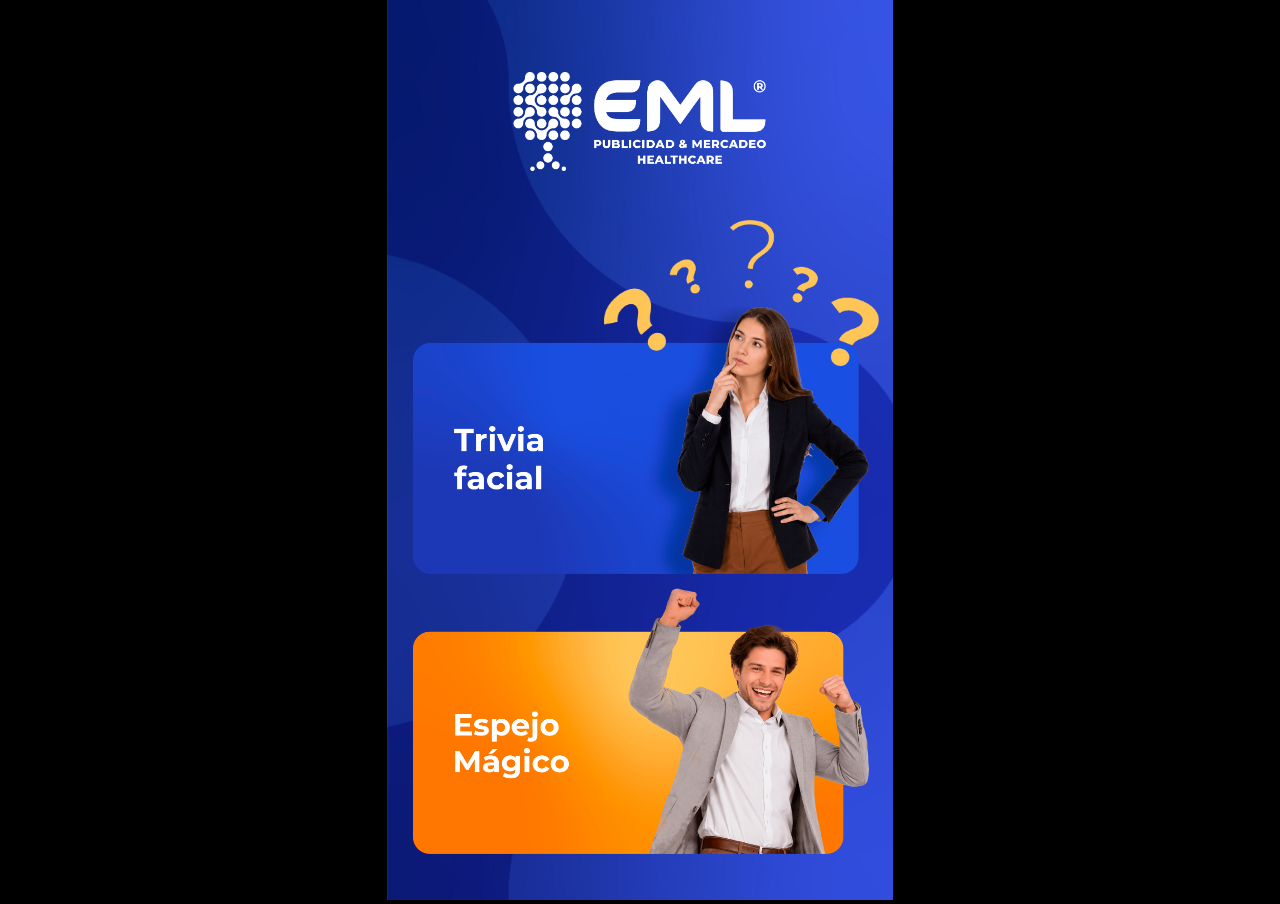
<file: index.html>
<!doctype html>
<html lang="es">

<head>
    <meta charset="UTF-8" />
    <meta name="viewport" content="width=device-width, initial-scale=1.0" />
    <title>EML Healthcare</title>

    <link rel="stylesheet" href="./css/home.css" />
</head> 

<body>
    <main class="container">
        <!-- portada fondo -->
        <img src="./imagenes/fondo.jpg" alt="Fondo" class="fondo" />

        <!-- Logo -->
        <div class="logo">
            <img src="./imagenes/logo.png" alt="Trivia Facial" class="logo-img" />
        </div>

        <!-- Cards -->
        <a href="./Instrucciones.html">
            <div class="cards">
                <img src="./imagenes/cuadro1.png" />
            </div>
        </a>

        <div class="signos">
            <img src="./imagenes/signos.png" />
        </div>

        <!-- Cards 2 -->
        <a href="./Instrucciones-espejo.html">
            <div class="cards1">
                <img src="./imagenes/cuadro2.png" />
            </div>
        </a>
    </main>
</body>

</html>
</file>
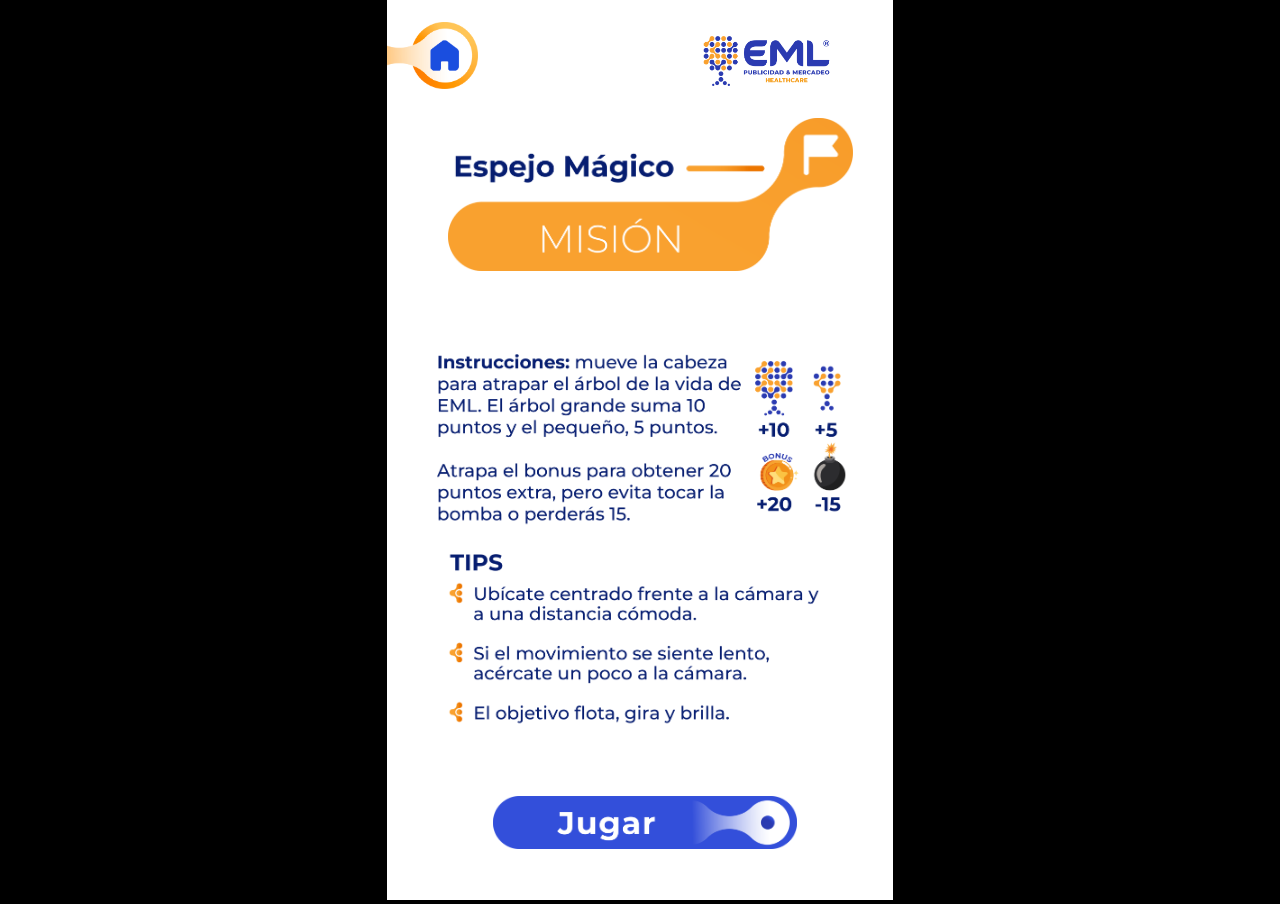
<file: Instrucciones-espejo.html>
<!doctype html>
<html lang="es">

<head>
    <meta charset="UTF-8" />
    <meta name="viewport" content="width=device-width, initial-scale=1.0" />
    <title>EML Healthcare</title>

    <link rel="stylesheet" href="./css/Instrucciones-espejo.css" />
</head>

<body>
    <main class="container">

        <!-- portada fondo -->
        <img src="./imagenes/espejofondo.jpg" alt="Fondo" class="fondo" />

        <!-- Logo -->
        <div class="logo">
            <img src="./imagenes/eml.png" alt="Trivia Facial" class="logo-img" />
        </div>

        <a href="./index.html" class="home">
            <img src="./imagenes/logo-home.png" />
        </a>

        <div class="trivia">
            <img src="./imagenes/titleintruc.png" />
        </div>

        <div class="imagen1">
            <img src="./imagenes/texto1.png" />
        </div>

        <a href="./espejo.html">
            <div class="button">
                <img src="./imagenes/button1.png" />
            </div>
        </a>
    </main>
</body>

</html>
</file>
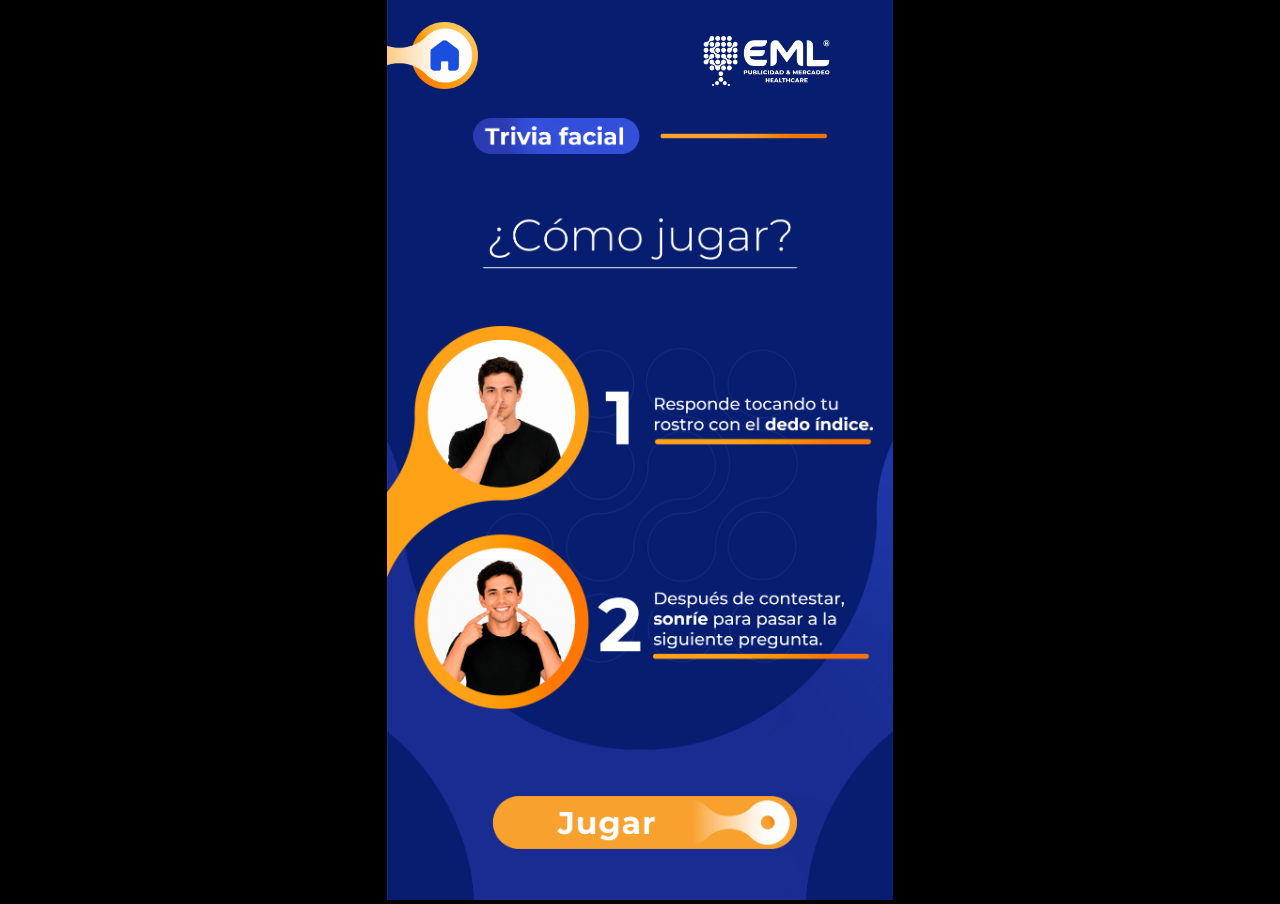
<file: Instrucciones.html>
<!doctype html>
<html lang="es">

<head>
    <meta charset="UTF-8" />
    <meta name="viewport" content="width=device-width, initial-scale=1.0" />
    <title>EML Healthcare</title>

    <link rel="stylesheet" href="./css/Instrucciones.css" />
</head>

<body>
    <main class="container">

        <!-- portada fondo -->
        <img src="./imagenes/intruccion.jpg" alt="Fondo" class="fondo" />

        <!-- Logo -->
        <div class="logo">
            <img src="./imagenes/logo.png" alt="Trivia Facial" class="logo-img" />
        </div>

        <a href="./Home.html" class="home">
            <img src="./imagenes/logo-home.png" />
        </a>

        <div class="trivia">
            <img src="./imagenes/trivia.png" />
        </div>

        <div class="imagen1">
            <img src="./imagenes/Recurso.png" />
        </div>

        <a href="./index1.html">
            <div class="button">
                <img src="./imagenes/buttom.png" />
            </div>
        </a>
    </main>
</body>

</html>
</file>
<file: css/home.css>
/* BASE */

* {
    margin: 0;
    padding: 0;
    box-sizing: border-box;
}

html,
body {
    width: 100%;
    min-height: 100%;
    font-family: Arial, Helvetica, sans-serif;
}

body {
    background: #000;
    display: flex;
    justify-content: center;
    align-items: center;
    overflow: hidden;
}


/* CONTENEDOR */

.container {
    width: auto;
    height: max-content;
    position: relative;
    overflow: hidden;
}

.container .fondo {
    width: auto;
    height: 100dvh;
    object-fit: contain;
}


/* LOGO */

.logo {
    position: absolute;
    width: 50%;
    top: 8%;
    left: 50%;
    transform: translateX(-50%);
    z-index: 5;
}

.logo-img {
    width: 100%;
    height: auto;
    display: block;
    opacity: 0;
    animation: logoAparece 3s ease-out forwards;
}

@keyframes logoAparece {
    0% {
        opacity: 0;
        transform: scale(0.5) translateY(-30px);
    }
    70% {
        opacity: 1;
        transform: scale(1.08) translateY(0);
    }
    100% {
        opacity: 1;
        transform: scale(1) translateY(0);
    }
}


/* cards 1 */

.cards {
    position: absolute;
    width: 90%;
    height: auto;
    top: 34%;
    left: 5.2%;
    z-index: 1;
}

.cards img {
    width: 100%;
    height: 100%;
    animation: pulsePremium 3s ease-in-out infinite;
}

@keyframes pulsePremium {
    0% {
        transform: scale(1);
        filter: brightness(1);
    }
    50% {
        transform: scale(1.02);
        filter: brightness(1.08);
    }
    100% {
        transform: scale(1);
        filter: brightness(1);
    }
}

.signos {
    position: absolute;
    width: 55%;
    height: auto;
    top: 24.3%;
    right: 2.2%;
    z-index: 1;
    animation: floatingPremium 5s ease-in-out infinite;
}

.signos img {
    width: 100%;
    height: 100%;
    display: block;
}

@keyframes floatingPremium {
    0% {
        transform: translateY(0px) rotate(0deg);
    }
    25% {
        transform: translateY(-6px) rotate(-1deg);
    }
    50% {
        transform: translateY(-12px) rotate(0deg);
    }
    75% {
        transform: translateY(-6px) rotate(1deg);
    }
    100% {
        transform: translateY(0px) rotate(0deg);
    }
}


/* cards 1 */

.cards1 {
    position: absolute;
    width: 90%;
    height: auto;
    top: 65%;
    left: 5.2%;
    z-index: 1;
}

.cards1 img {
    width: 100%;
    height: 100%;
    animation: pulsePremium 3s ease-in-out infinite;
}

@keyframes pulsePremium {
    0% {
        transform: scale(1);
        filter: brightness(1);
    }
    50% {
        transform: scale(1.02);
        filter: brightness(1.08);
    }
    100% {
        transform: scale(1);
        filter: brightness(1);
    }
}
</file>
<file: css/Instrucciones-espejo.css>
/* BASE */

* {
    margin: 0;
    padding: 0;
    box-sizing: border-box;
}

html,
body {
    width: 100%;
    min-height: 100%;
    font-family: Arial, Helvetica, sans-serif;
}

body {
    background: #000;
    display: flex;
    justify-content: center;
    align-items: center;
    overflow: hidden;
}


/* CONTENEDOR */

.container {
    width: auto;
    height: max-content;
    position: relative;
    overflow: hidden;
}

.container .fondo {
    width: auto;
    height: 100dvh;
    object-fit: contain;
}


/* LOGO */

.logo {
    position: absolute;
    width: 25%;
    top: 4%;
    right: 0%;
    transform: translateX(-50%);
    z-index: 5;
}

.logo-img {
    width: 100%;
    height: auto;
    display: block;
    opacity: 0;
    animation: logoAparece 3s ease-out forwards;
}

@keyframes logoAparece {
    0% {
        opacity: 0;
        transform: scale(0.5) translateY(-30px);
    }
    70% {
        opacity: 1;
        transform: scale(1.08) translateY(0);
    }
    100% {
        opacity: 1;
        transform: scale(1) translateY(0);
    }
}


/* HOME */

.home {
    position: absolute;
    width: 18%;
    height: auto;
    top: 2.4%;
    left: 0%;
    border-radius: 50%;
}

.home img {
    width: 100%;
    height: 100%;
}

.trivia {
    position: absolute;
    width: 80%;
    height: auto;
    top: 13.1%;
    left: 12%;
    border-radius: 50%;
}

.trivia img {
    width: 100%;
    height: 100%;
}

.imagen1 {
    position: absolute;
    width: 81%;
    height: auto;
    top: 39.1%;
    left: 10%;
    border-radius: 50%;
}

.imagen1 img {
    width: 100%;
    height: 100%;
}

.button {
    position: absolute;
    width: 60%;
    height: auto;
    top: 88%;
    left: 21%;
    border-radius: 50%;
}

.button img {
    width: 100%;
    height: 100%;
}
</file>
<file: css/Instrucciones.css>
/* BASE */

* {
    margin: 0;
    padding: 0;
    box-sizing: border-box;
}

html,
body {
    width: 100%;
    min-height: 100%;
    font-family: Arial, Helvetica, sans-serif;
}

body {
    background: #000;
    display: flex;
    justify-content: center;
    align-items: center;
    overflow: hidden;
}


/* CONTENEDOR */

.container {
    width: auto;
    height: max-content;
    position: relative;
    overflow: hidden;
}

.container .fondo {
    width: auto;
    height: 100dvh;
    object-fit: contain;
}


/* LOGO */

.logo {
    position: absolute;
    width: 25%;
    top: 4%;
    right: 0%;
    transform: translateX(-50%);
    z-index: 5;
}

.logo-img {
    width: 100%;
    height: auto;
    display: block;
    opacity: 0;
    animation: logoAparece 3s ease-out forwards;
}

@keyframes logoAparece {
    0% {
        opacity: 0;
        transform: scale(0.5) translateY(-30px);
    }
    70% {
        opacity: 1;
        transform: scale(1.08) translateY(0);
    }
    100% {
        opacity: 1;
        transform: scale(1) translateY(0);
    }
}


/* HOME */

.home {
    position: absolute;
    width: 18%;
    height: auto;
    top: 2.4%;
    left: 0%;
    border-radius: 50%;
}

.home img {
    width: 100%;
    height: 100%;
}

.trivia {
    position: absolute;
    width: 70%;
    height: auto;
    top: 13.1%;
    left: 17%;
    border-radius: 50%;
}

.trivia img {
    width: 100%;
    height: 100%;
}

.imagen1 {
    position: absolute;
    width: 96%;
    height: auto;
    top: 36.1%;
    left: 0%;
    border-radius: 50%;
}

.imagen1 img {
    width: 100%;
    height: 100%;
}

.button {
    position: absolute;
    width: 60%;
    height: auto;
    top: 88%;
    left: 21%;
    border-radius: 50%;
}

.button img {
    width: 100%;
    height: 100%;
}
</file>
